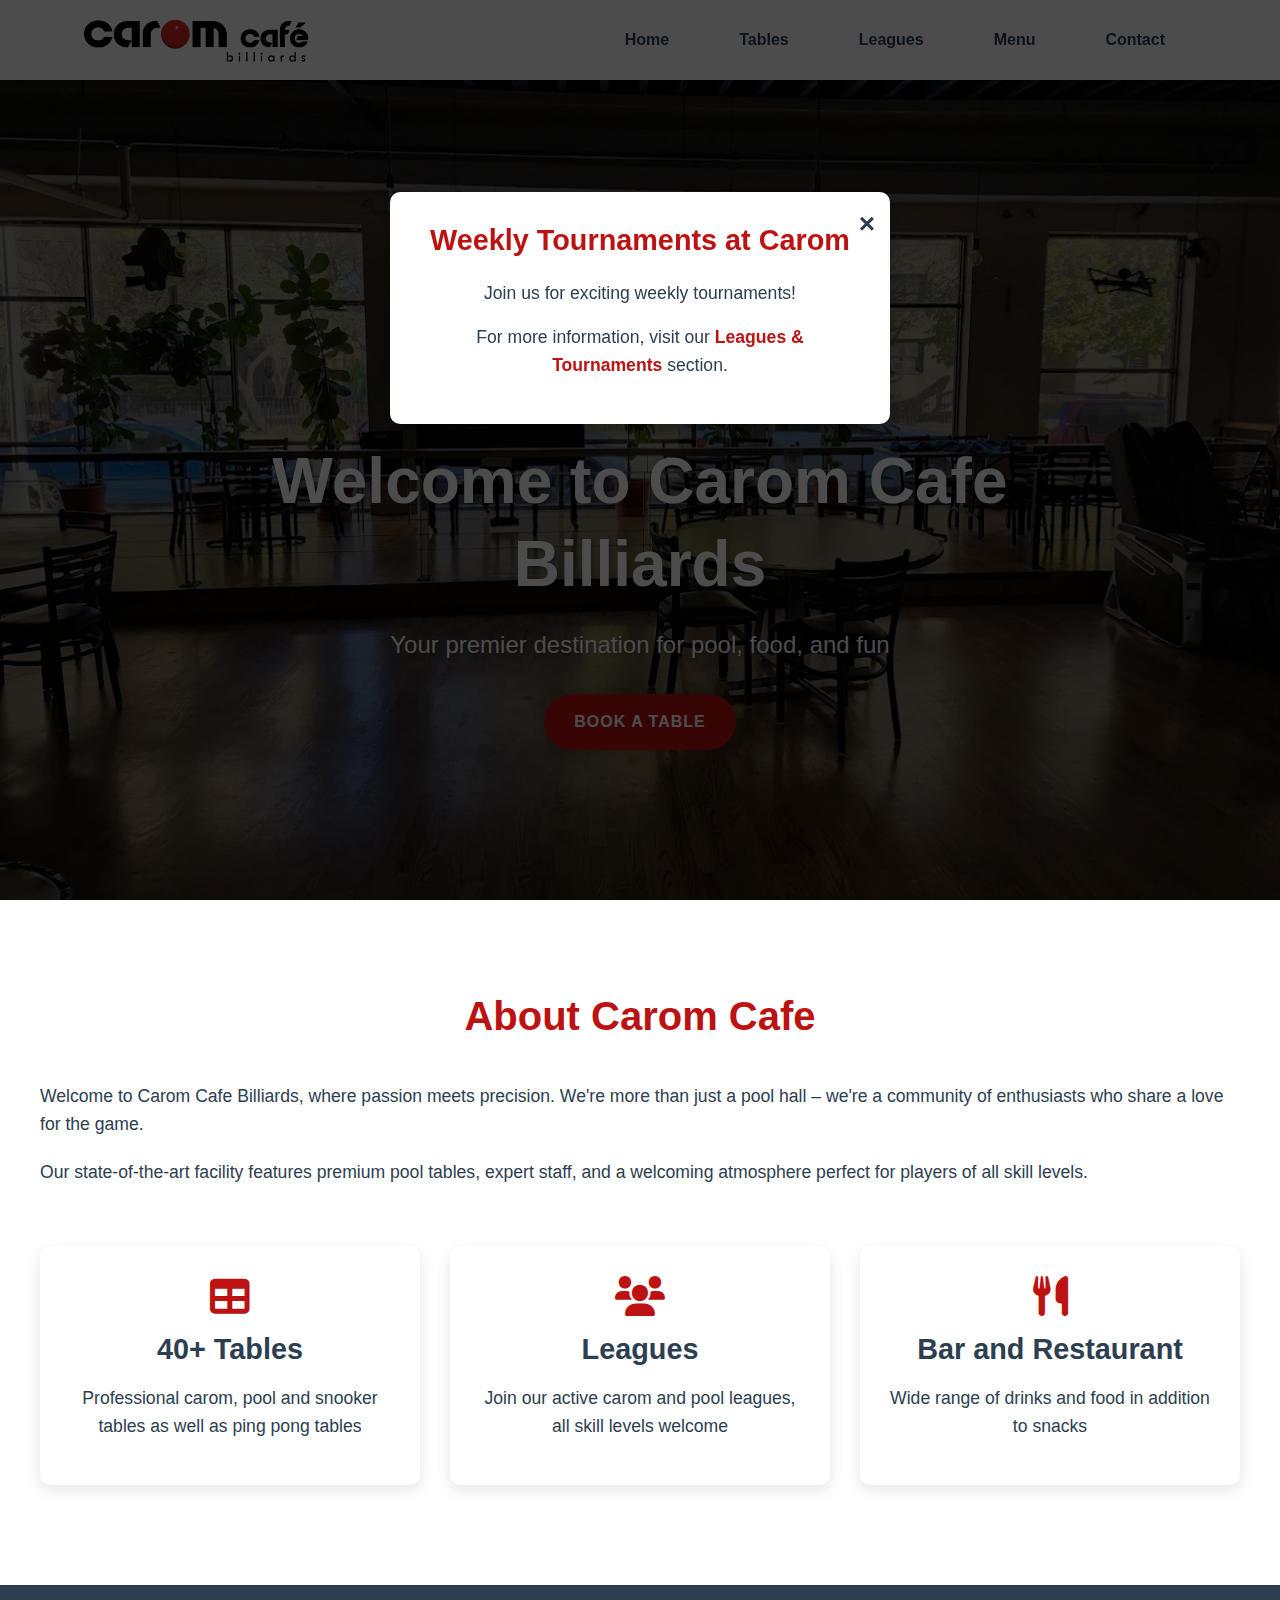
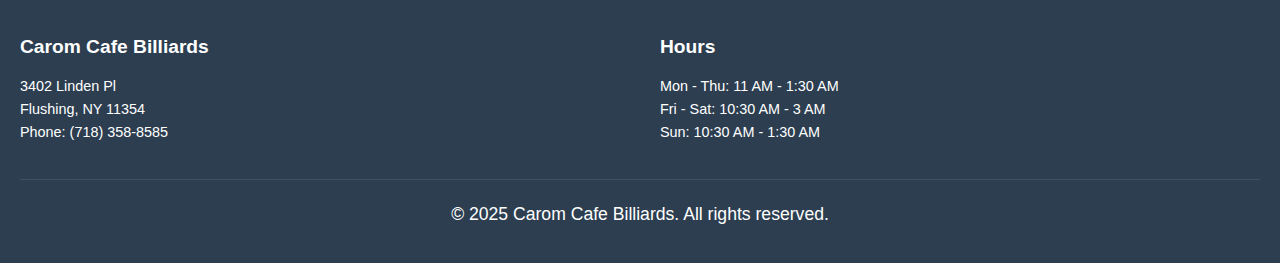
<file: index.html>
<!DOCTYPE html>
<html lang="en">
  <head>
    <meta charset="UTF-8" />
    <meta name="viewport" content="width=device-width, initial-scale=1.0" />
    <title>Carom Cafe Billiards - Home</title>
    <link rel="stylesheet" href="styles.css" />
    <link
      rel="stylesheet"
      href="https://cdnjs.cloudflare.com/ajax/libs/font-awesome/6.0.0/css/all.min.css"
    />
  </head>
  <body>
    <header>
      <div class="header-container">
        <a href="index.html" class="logo">
          <img src="CaromCafe_Logo_ns.png" alt="Carom Cafe Billiards Logo" />
        </a>
        <nav id="navbar">
          <ul>
            <li><a href="index.html" class="active">Home</a></li>
            <li><a href="tables.html">Tables</a></li>
            <li><a href="leagues.html">Leagues</a></li>
            <li><a href="menu.html">Menu</a></li>
            <li><a href="contact.html">Contact</a></li>
          </ul>
        </nav>
        <div class="mobile-nav-toggle">
          <i class="fas fa-bars"></i>
        </div>
      </div>
    </header>

    <div id="tournament-popup" class="popup">
      <div class="popup-content">
        <span class="close-popup">&times;</span>
        <h3>Weekly Tournaments at Carom</h3>
        <p>Join us for exciting weekly tournaments!</p>
        <p>
          For more information, visit our
          <a href="leagues.html">Leagues & Tournaments</a> section.
        </p>
      </div>
    </div>

    <section id="home" class="hero">
      <div class="hero-content">
        <h1>Welcome to Carom Cafe Billiards</h1>
        <p>Your premier destination for pool, food, and fun</p>
        <a href="tables.html" class="btn-primary">Book a Table</a>
      </div>
    </section>

    <section class="about">
      <div class="about-content">
        <div class="about-text">
          <h2>About Carom Cafe</h2>
          <p>
            Welcome to Carom Cafe Billiards, where passion meets precision.
            We're more than just a pool hall – we're a community of enthusiasts
            who share a love for the game.
          </p>
          <p>
            Our state-of-the-art facility features premium pool tables, expert
            staff, and a welcoming atmosphere perfect for players of all skill
            levels.
          </p>
        </div>
        <div class="about-stats">
          <a href="tables.html" class="stat-item-link">
            <div class="stat-item">
              <i class="fas fa-table"></i>
              <h3>40+ Tables</h3>
              <p>
                Professional carom, pool and snooker tables as well as ping pong
                tables
              </p>
            </div>
          </a>
          <a href="leagues.html" class="stat-item-link">
            <div class="stat-item">
              <i class="fas fa-users"></i>
              <h3>Leagues</h3>
              <p>
                Join our active carom and pool leagues, all skill levels welcome
              </p>
            </div>
          </a>
          <a href="menu.html" class="stat-item-link">
            <div class="stat-item">
              <i class="fas fa-utensils"></i>
              <h3>Bar and Restaurant</h3>
              <p>Wide range of drinks and food in addition to snacks</p>
            </div>
          </a>
        </div>
      </div>
    </section>

    <footer>
      <div class="container">
        <div class="footer-content">
          <div class="footer-logo">
            <h3>Carom Cafe Billiards</h3>
            <p>
              3402 Linden Pl<br />Flushing, NY 11354<br />Phone: (718) 358-8585
            </p>
          </div>
          <div class="footer-hours">
            <h3>Hours</h3>
            <p>
              Mon - Thu: 11 AM - 1:30 AM<br />Fri - Sat: 10:30 AM - 3 AM<br />Sun:
              10:30 AM - 1:30 AM
            </p>
          </div>
        </div>
        <div class="footer-bottom">
          <p>&copy; 2025 Carom Cafe Billiards. All rights reserved.</p>
        </div>
      </div>
    </footer>

    <script src="script.js"></script>
  </body>
</html>
</file>
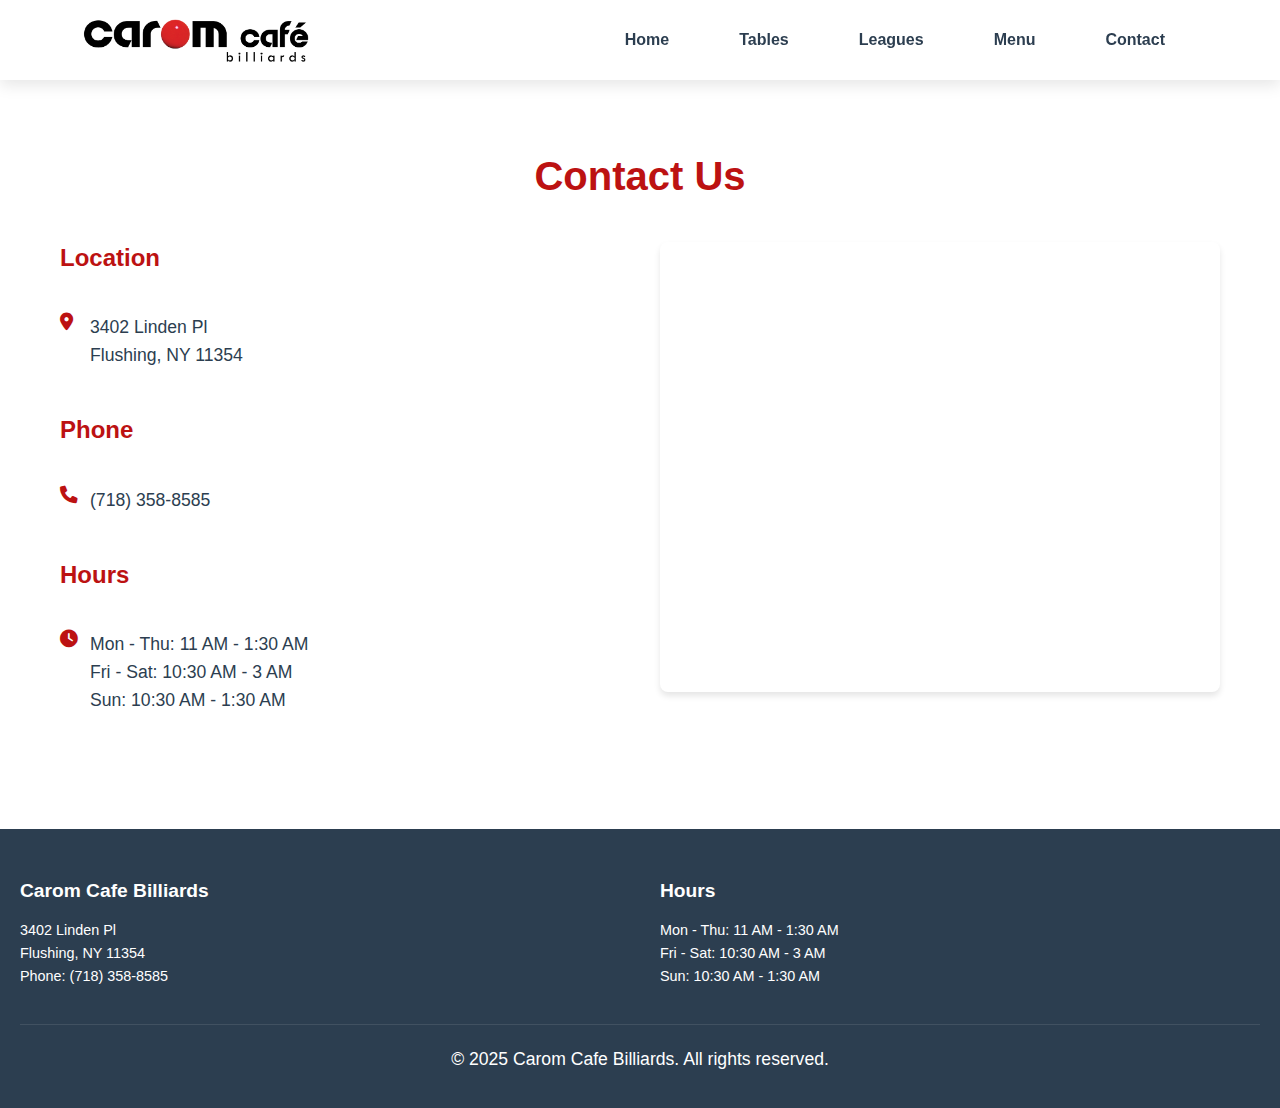
<file: contact.html>
<!DOCTYPE html>
<html lang="en">
  <head>
    <meta charset="UTF-8" />
    <meta name="viewport" content="width=device-width, initial-scale=1.0" />
    <title>Carom Cafe Billiards - Contact</title>
    <link rel="stylesheet" href="styles.css" />
    <link
      rel="stylesheet"
      href="https://cdnjs.cloudflare.com/ajax/libs/font-awesome/6.0.0/css/all.min.css"
    />
  </head>
  <body>
    <header>
      <div class="header-container">
        <a href="index.html" class="logo">
          <img src="CaromCafe_Logo_ns.png" alt="Carom Cafe Billiards Logo" />
        </a>
        <nav id="navbar">
          <ul>
            <li><a href="index.html">Home</a></li>
            <li><a href="tables.html">Tables</a></li>
            <li><a href="leagues.html">Leagues</a></li>
            <li><a href="menu.html">Menu</a></li>
            <li><a href="contact.html" class="active">Contact</a></li>
          </ul>
        </nav>
        <div class="mobile-nav-toggle">
          <i class="fas fa-bars"></i>
        </div>
      </div>
    </header>

    <section id="contact" class="contact">
      <div class="contact-content">
        <h2>Contact Us</h2>
        <div class="contact-info">
          <div class="contact-details">
            <h3>Location</h3>
            <p>
              <i class="fas fa-map-marker-alt"></i>
              3402 Linden Pl<br />
              Flushing, NY 11354
            </p>
            <h3>Phone</h3>
            <p>
              <i class="fas fa-phone"></i>
              (718) 358-8585
            </p>
            <h3>Hours</h3>
            <p>
              <i class="fas fa-clock"></i>
              Mon - Thu: 11 AM - 1:30 AM<br />
              Fri - Sat: 10:30 AM - 3 AM<br />
              Sun: 10:30 AM - 1:30 AM
            </p>
          </div>
          <div class="contact-map">
            <iframe
              src="https://www.google.com/maps/embed?pb=!1m18!1m12!1m3!1d3022.2150199999997!2d-73.8275!3d40.7583!2m3!1f0!2f0!3f0!3m2!1i1024!2i768!4f13.1!3m3!1m2!1s0x89c2600b0b0b0b0b%3A0x0b0b0b0b0b0b0b0b!2sCarom%20Cafe%20Billiards!5e0!3m2!1sen!2sus!4v1234567890!5m2!1sen!2sus"
              width="100%"
              height="450"
              style="border: 0"
              allowfullscreen=""
              loading="lazy"
            ></iframe>
          </div>
        </div>
      </div>
    </section>

    <footer>
      <div class="container">
        <div class="footer-content">
          <div class="footer-logo">
            <h3>Carom Cafe Billiards</h3>
            <p>
              3402 Linden Pl<br />Flushing, NY 11354<br />Phone: (718) 358-8585
            </p>
          </div>
          <div class="footer-hours">
            <h3>Hours</h3>
            <p>
              Mon - Thu: 11 AM - 1:30 AM<br />Fri - Sat: 10:30 AM - 3 AM<br />Sun:
              10:30 AM - 1:30 AM
            </p>
          </div>
        </div>
        <div class="footer-bottom">
          <p>&copy; 2025 Carom Cafe Billiards. All rights reserved.</p>
        </div>
      </div>
    </footer>

    <script src="script.js"></script>
  </body>
</html>
</file>
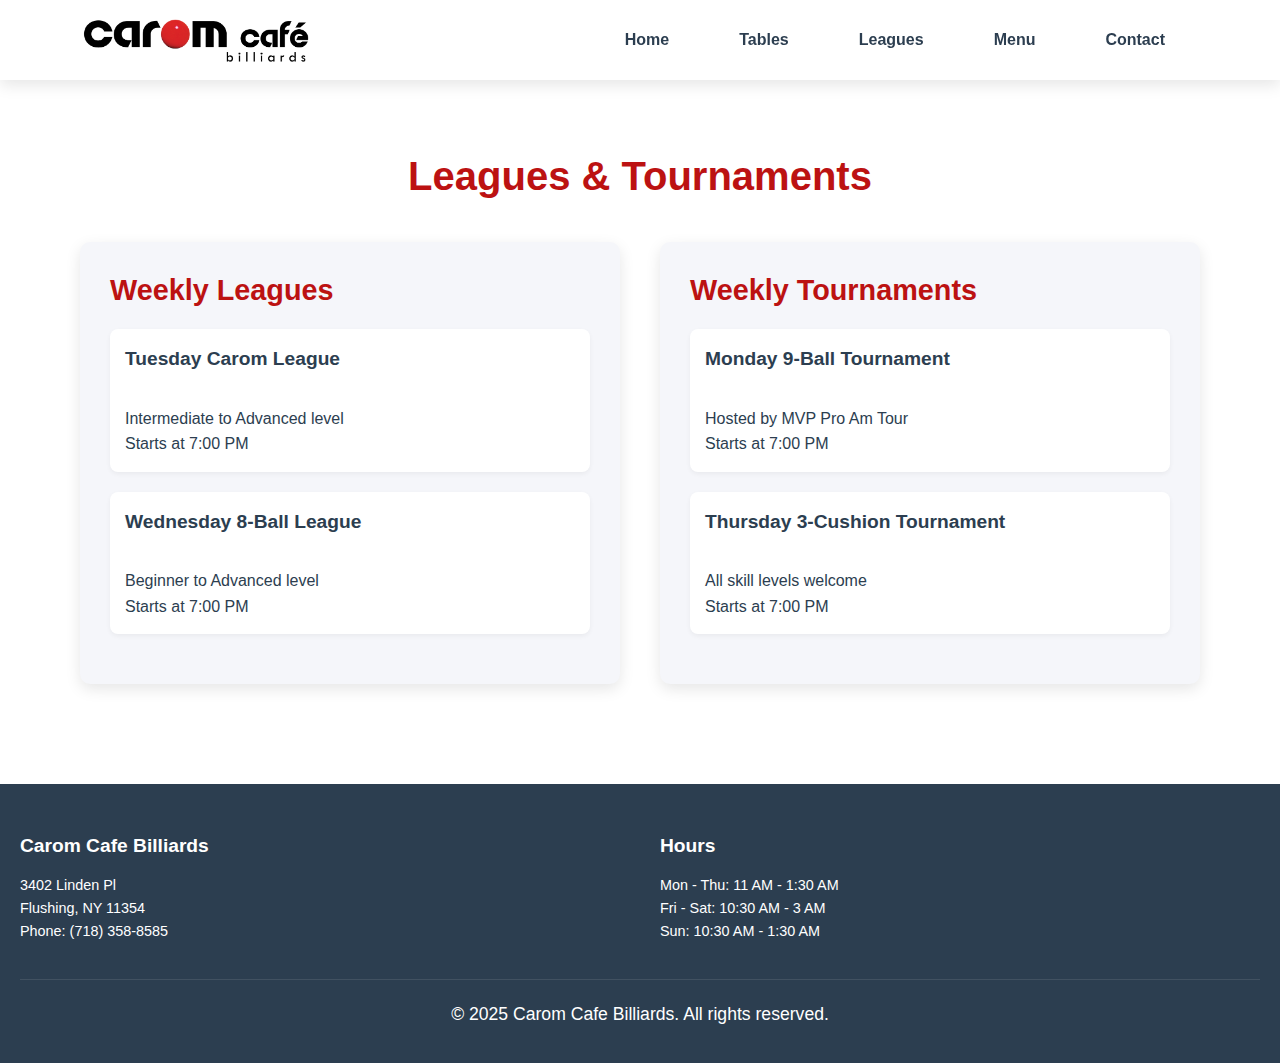
<file: leagues.html>
<!DOCTYPE html>
<html lang="en">
  <head>
    <meta charset="UTF-8" />
    <meta name="viewport" content="width=device-width, initial-scale=1.0" />
    <title>Carom Cafe Billiards - Leagues</title>
    <link rel="stylesheet" href="styles.css" />
    <link
      rel="stylesheet"
      href="https://cdnjs.cloudflare.com/ajax/libs/font-awesome/6.0.0/css/all.min.css"
    />
  </head>
  <body>
    <header>
      <div class="header-container">
        <a href="index.html" class="logo">
          <img src="CaromCafe_Logo_ns.png" alt="Carom Cafe Billiards Logo" />
        </a>
        <nav id="navbar">
          <ul>
            <li><a href="index.html">Home</a></li>
            <li><a href="tables.html">Tables</a></li>
            <li><a href="leagues.html" class="active">Leagues</a></li>
            <li><a href="menu.html">Menu</a></li>
            <li><a href="contact.html">Contact</a></li>
          </ul>
        </nav>
        <div class="mobile-nav-toggle">
          <i class="fas fa-bars"></i>
        </div>
      </div>
    </header>

    <section class="leagues">
      <h2>Leagues & Tournaments</h2>
      <div class="leagues-content">
        <div class="league-info">
          <h3>Weekly Leagues</h3>
          <ul>
            <li>
              <strong>Tuesday Carom League</strong><br />
              Intermediate to Advanced level<br />
              Starts at 7:00 PM
            </li>
            <li>
              <strong>Wednesday 8-Ball League</strong><br />
              Beginner to Advanced level<br />
              Starts at 7:00 PM
            </li>
          </ul>
        </div>
        <div class="league-info">
          <h3>Weekly Tournaments</h3>
          <ul>
            <li>
              <strong>Monday 9-Ball Tournament</strong><br />
              Hosted by MVP Pro Am Tour<br />
              Starts at 7:00 PM
            </li>
            <li>
              <strong>Thursday 3-Cushion Tournament</strong><br />
              All skill levels welcome<br />
              Starts at 7:00 PM
            </li>
          </ul>
        </div>
      </div>
    </section>

    <footer>
      <div class="container">
        <div class="footer-content">
          <div class="footer-logo">
            <h3>Carom Cafe Billiards</h3>
            <p>
              3402 Linden Pl<br />Flushing, NY 11354<br />Phone: (718) 358-8585
            </p>
          </div>
          <div class="footer-hours">
            <h3>Hours</h3>
            <p>
              Mon - Thu: 11 AM - 1:30 AM<br />Fri - Sat: 10:30 AM - 3 AM<br />Sun:
              10:30 AM - 1:30 AM
            </p>
          </div>
        </div>
        <div class="footer-bottom">
          <p>&copy; 2025 Carom Cafe Billiards. All rights reserved.</p>
        </div>
      </div>
    </footer>

    <script src="script.js"></script>
  </body>
</html>
</file>
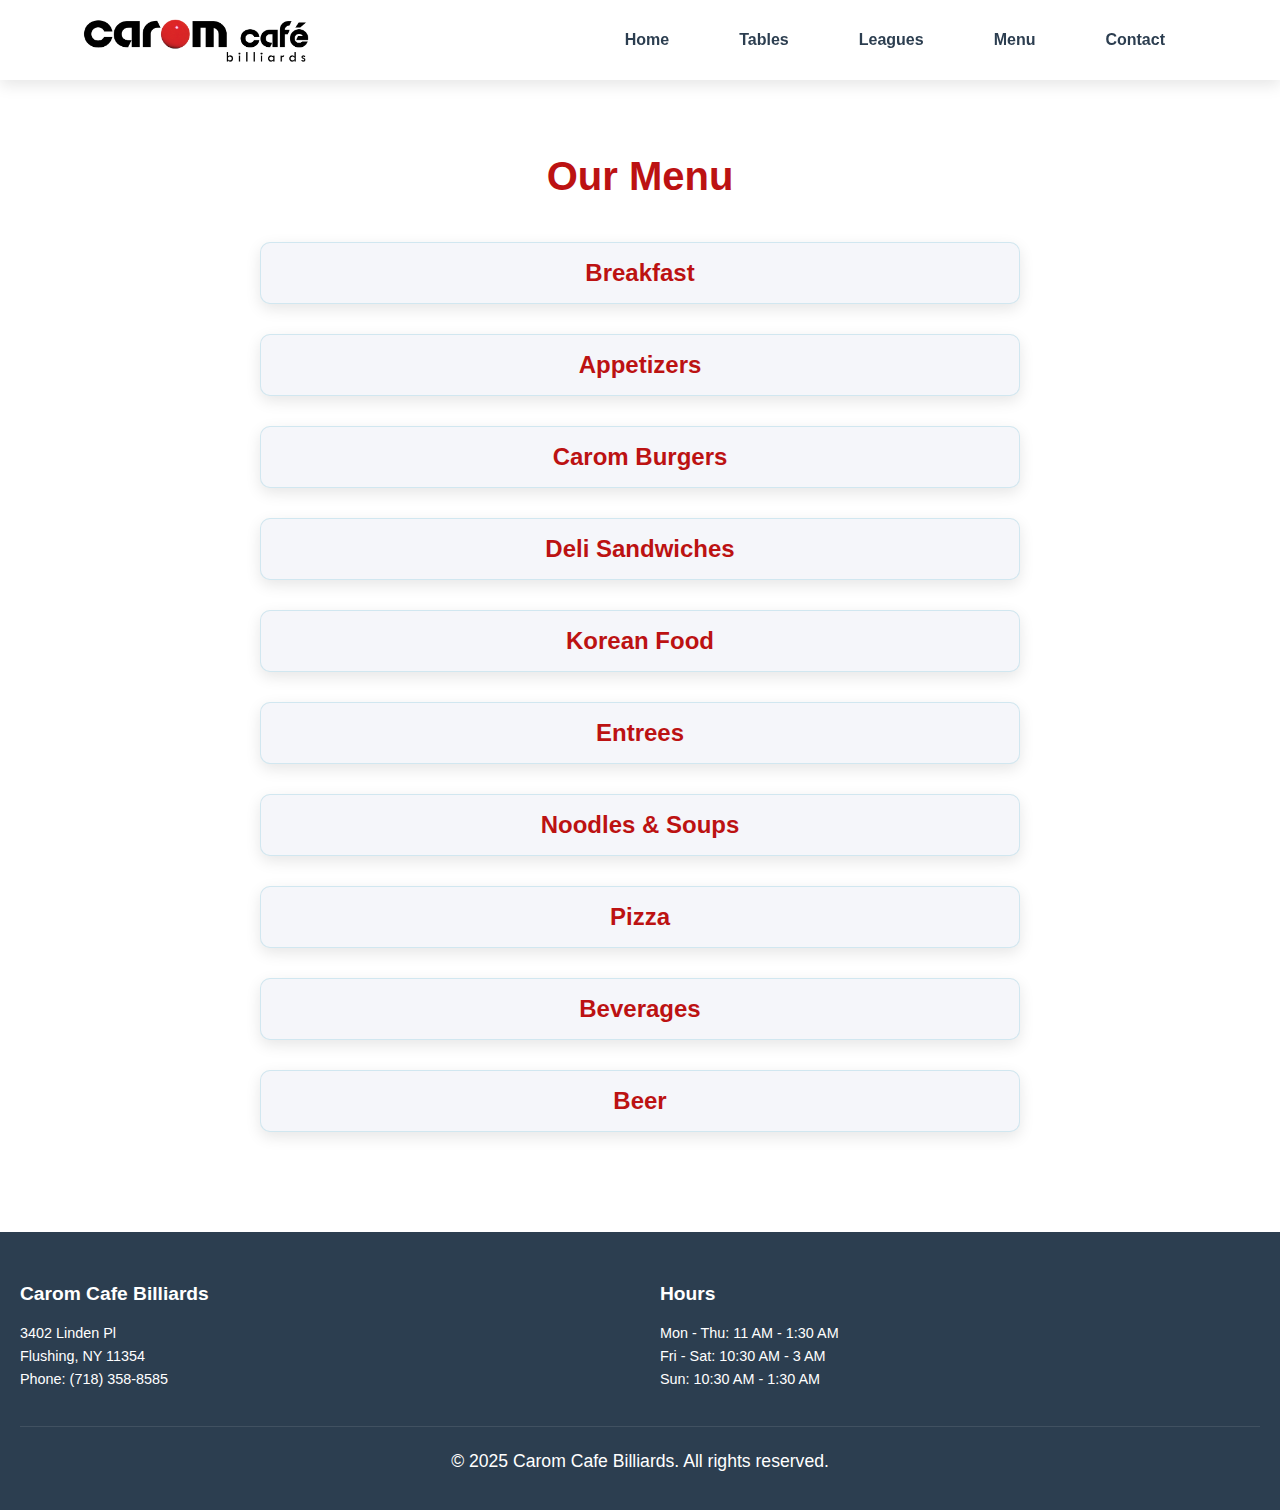
<file: menu.html>
<!DOCTYPE html>
<html lang="en">
  <head>
    <meta charset="UTF-8" />
    <meta name="viewport" content="width=device-width, initial-scale=1.0" />
    <title>Carom Cafe Billiards - Menu</title>
    <link rel="stylesheet" href="styles.css" />
    <link
      rel="stylesheet"
      href="https://cdnjs.cloudflare.com/ajax/libs/font-awesome/6.0.0/css/all.min.css"
    />
  </head>
  <body>
    <header>
      <div class="header-container">
        <a href="index.html" class="logo">
          <img src="CaromCafe_Logo_ns.png" alt="Carom Cafe Billiards Logo" />
        </a>
        <nav id="navbar">
          <ul>
            <li><a href="index.html">Home</a></li>
            <li><a href="tables.html">Tables</a></li>
            <li><a href="leagues.html">Leagues</a></li>
            <li><a href="menu.html" class="active">Menu</a></li>
            <li><a href="contact.html">Contact</a></li>
          </ul>
        </nav>
        <div class="mobile-nav-toggle">
          <i class="fas fa-bars"></i>
        </div>
      </div>
    </header>

    <section class="menu" id="menu">
      <div class="container">
        <h2>Our Menu</h2>

        <div class="menu-grid">
          <div class="menu-section-card" data-section="breakfast">
            <div class="menu-section-header">
              <h3>Breakfast</h3>
            </div>
            <div class="menu-section-content">
              <p class="section-note">Served All Day</p>
              <div class="menu-items">
                <!-- Content will be loaded dynamically -->
              </div>
            </div>
          </div>

          <div class="menu-section-card" data-section="appetizers">
            <div class="menu-section-header">
              <h3>Appetizers</h3>
            </div>
            <div class="menu-section-content">
              <p class="section-note">
                Choice of Honey Mustard, Ketchup, Hot Sauce
              </p>
              <div class="menu-items">
                <!-- Content will be loaded dynamically -->
              </div>
            </div>
          </div>

          <div class="menu-section-card" data-section="burgers">
            <div class="menu-section-header">
              <h3>Carom Burgers</h3>
            </div>
            <div class="menu-section-content">
              <p class="section-note">Made from 100% USDA Ground Beef</p>
              <div class="menu-items">
                <!-- Content will be loaded dynamically -->
              </div>
            </div>
          </div>

          <div class="menu-section-card" data-section="sandwiches">
            <div class="menu-section-header">
              <h3>Deli Sandwiches</h3>
            </div>
            <div class="menu-section-content">
              <p class="section-note">Hero additional $1</p>
              <div class="menu-items">
                <!-- Content will be loaded dynamically -->
              </div>
            </div>
          </div>

          <div class="menu-section-card" data-section="korean">
            <div class="menu-section-header">
              <h3>Korean Food</h3>
            </div>
            <div class="menu-section-content">
              <div class="menu-items">
                <!-- Content will be loaded dynamically -->
              </div>
            </div>
          </div>

          <div class="menu-section-card" data-section="entrees">
            <div class="menu-section-header">
              <h3>Entrees</h3>
            </div>
            <div class="menu-section-content">
              <div class="menu-items">
                <!-- Content will be loaded dynamically -->
              </div>
            </div>
          </div>

          <div class="menu-section-card" data-section="noodles">
            <div class="menu-section-header">
              <h3>Noodles & Soups</h3>
            </div>
            <div class="menu-section-content">
              <div class="menu-items">
                <!-- Content will be loaded dynamically -->
              </div>
            </div>
          </div>

          <div class="menu-section-card" data-section="pizza">
            <div class="menu-section-header">
              <h3>Pizza</h3>
            </div>
            <div class="menu-section-content">
              <p class="section-note">
                ADD TOPPINGS FOR $1 EACH<br />Extra Cheese, Onions, Ham, Bacon,
                Jalapeños, Sausage
              </p>
              <div class="menu-items">
                <!-- Content will be loaded dynamically -->
              </div>
            </div>
          </div>

          <div class="menu-section-card" data-section="beverages">
            <div class="menu-section-header">
              <h3>Beverages</h3>
            </div>
            <div class="menu-section-content">
              <div class="menu-items">
                <!-- Content will be loaded dynamically -->
              </div>
            </div>
          </div>

          <div class="menu-section-card" data-section="beer">
            <div class="menu-section-header">
              <h3>Beer</h3>
            </div>
            <div class="menu-section-content">
              <div class="menu-items">
                <!-- Content will be loaded dynamically -->
              </div>
            </div>
          </div>
        </div>
      </div>

      <!-- Menu Modals -->
      <div id="menuModal" class="menu-modal">
        <div class="menu-modal-content">
          <div class="modal-header">
            <button class="modal-nav prev">&larr;</button>
            <h3 id="modalTitle"></h3>
            <button class="modal-nav next">&rarr;</button>
          </div>
          <div id="modalContent" class="menu-items">
            <!-- Content will be loaded dynamically -->
          </div>
        </div>
      </div>
    </section>

    <footer>
      <div class="container">
        <div class="footer-content">
          <div class="footer-logo">
            <h3>Carom Cafe Billiards</h3>
            <p>
              3402 Linden Pl<br />Flushing, NY 11354<br />Phone: (718) 358-8585
            </p>
          </div>
          <div class="footer-hours">
            <h3>Hours</h3>
            <p>
              Mon - Thu: 11 AM - 1:30 AM<br />Fri - Sat: 10:30 AM - 3 AM<br />Sun:
              10:30 AM - 1:30 AM
            </p>
          </div>
        </div>
        <div class="footer-bottom">
          <p>&copy; 2025 Carom Cafe Billiards. All rights reserved.</p>
        </div>
      </div>
    </footer>

    <script src="script.js"></script>
  </body>
</html>
</file>
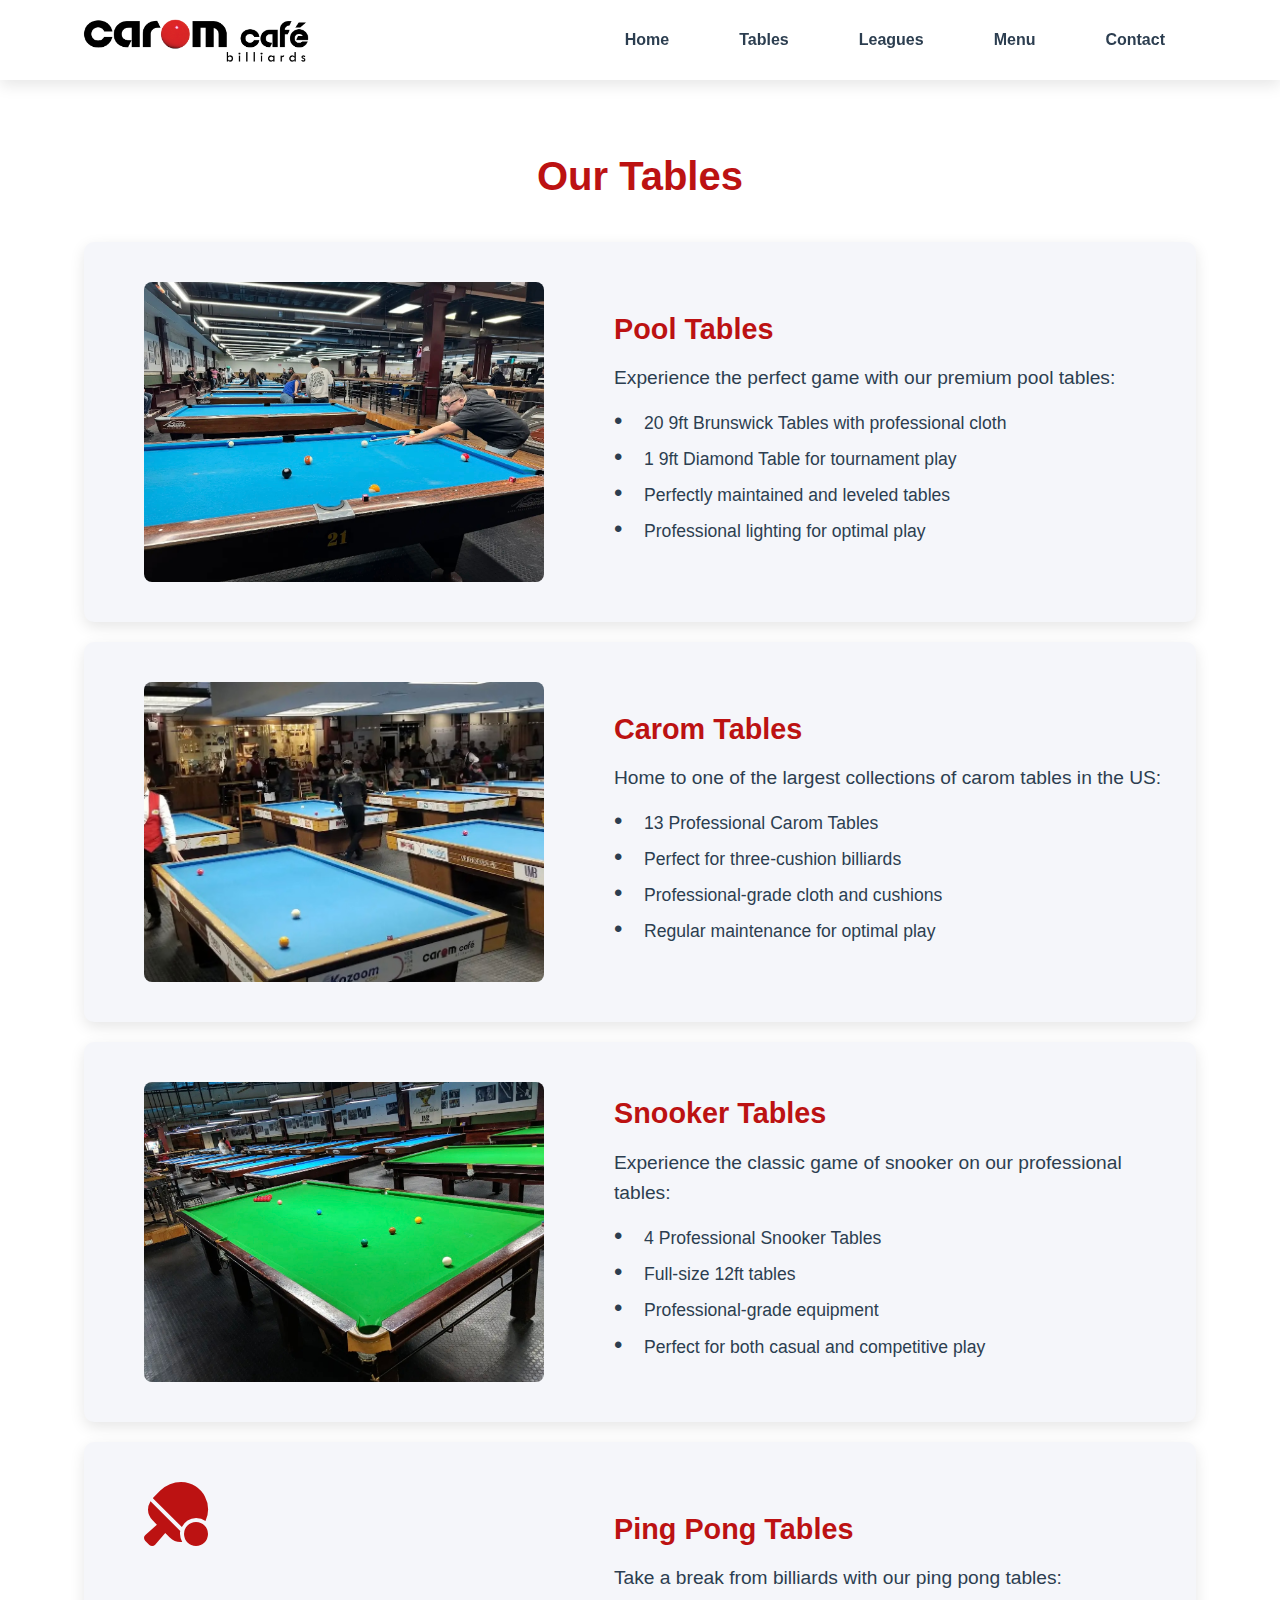
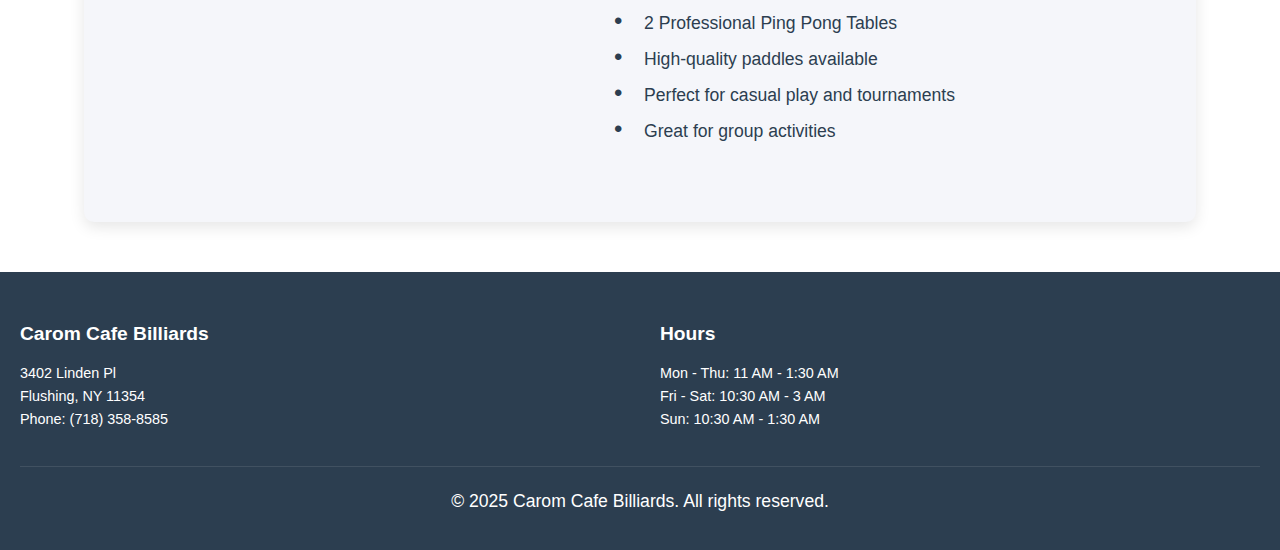
<file: tables.html>
<!DOCTYPE html>
<html lang="en">
  <head>
    <meta charset="UTF-8" />
    <meta name="viewport" content="width=device-width, initial-scale=1.0" />
    <title>Carom Cafe Billiards - Tables</title>
    <link rel="stylesheet" href="styles.css" />
    <link
      rel="stylesheet"
      href="https://cdnjs.cloudflare.com/ajax/libs/font-awesome/6.0.0/css/all.min.css"
    />
  </head>
  <body>
    <header>
      <div class="header-container">
        <a href="index.html" class="logo">
          <img src="CaromCafe_Logo_ns.png" alt="Carom Cafe Billiards Logo" />
        </a>
        <nav id="navbar">
          <ul>
            <li><a href="index.html">Home</a></li>
            <li><a href="tables.html" class="active">Tables</a></li>
            <li><a href="leagues.html">Leagues</a></li>
            <li><a href="menu.html">Menu</a></li>
            <li><a href="contact.html">Contact</a></li>
          </ul>
        </nav>
        <div class="mobile-nav-toggle">
          <i class="fas fa-bars"></i>
        </div>
      </div>
    </header>

    <section class="tables">
      <h2>Our Tables</h2>
      <div class="container">
        <div class="table-section">
          <div class="table-content">
            <div class="table-image">
              <img src="gpool.jpg" alt="Brunswick Pool Tables" />
            </div>
            <div class="table-text">
              <h3>Pool Tables</h3>
              <p>Experience the perfect game with our premium pool tables:</p>
              <ul>
                <li>20 9ft Brunswick Tables with professional cloth</li>
                <li>1 9ft Diamond Table for tournament play</li>
                <li>Perfectly maintained and leveled tables</li>
                <li>Professional lighting for optimal play</li>
              </ul>
            </div>
          </div>
        </div>

        <div class="table-section">
          <div class="table-content">
            <div class="table-image">
              <img src="gallery_photos/gcarom.jpg" alt="Carom Tables" />
            </div>
            <div class="table-text">
              <h3>Carom Tables</h3>
              <p>
                Home to one of the largest collections of carom tables in the
                US:
              </p>
              <ul>
                <li>13 Professional Carom Tables</li>
                <li>Perfect for three-cushion billiards</li>
                <li>Professional-grade cloth and cushions</li>
                <li>Regular maintenance for optimal play</li>
              </ul>
            </div>
          </div>
        </div>

        <div class="table-section">
          <div class="table-content">
            <div class="table-image">
              <img src="gallery_photos/gsnooker.jpg" alt="Snooker Tables" />
            </div>
            <div class="table-text">
              <h3>Snooker Tables</h3>
              <p>
                Experience the classic game of snooker on our professional
                tables:
              </p>
              <ul>
                <li>4 Professional Snooker Tables</li>
                <li>Full-size 12ft tables</li>
                <li>Professional-grade equipment</li>
                <li>Perfect for both casual and competitive play</li>
              </ul>
            </div>
          </div>
        </div>

        <div class="table-section">
          <div class="table-content">
            <div class="table-image">
              <i class="fas fa-table-tennis"></i>
            </div>
            <div class="table-text">
              <h3>Ping Pong Tables</h3>
              <p>Take a break from billiards with our ping pong tables:</p>
              <ul>
                <li>2 Professional Ping Pong Tables</li>
                <li>High-quality paddles available</li>
                <li>Perfect for casual play and tournaments</li>
                <li>Great for group activities</li>
              </ul>
            </div>
          </div>
        </div>
      </div>
    </section>

    <footer>
      <div class="container">
        <div class="footer-content">
          <div class="footer-logo">
            <h3>Carom Cafe Billiards</h3>
            <p>
              3402 Linden Pl<br />Flushing, NY 11354<br />Phone: (718) 358-8585
            </p>
          </div>
          <div class="footer-hours">
            <h3>Hours</h3>
            <p>
              Mon - Thu: 11 AM - 1:30 AM<br />Fri - Sat: 10:30 AM - 3 AM<br />Sun:
              10:30 AM - 1:30 AM
            </p>
          </div>
        </div>
        <div class="footer-bottom">
          <p>&copy; 2025 Carom Cafe Billiards. All rights reserved.</p>
        </div>
      </div>
    </footer>

    <script src="script.js"></script>
  </body>
</html>
</file>
<file: styles.css>
/* Global Styles */
:root {
  --primary-color: #bc1212;
  --secondary-color: #2ecc71;
  --accent-color: #f1c40f;
  --dark-color: #2c3e50;
  --light-color: #ffffff;
  --gray-color: #f5f6fa;
  --text-color: #2c3e50;
  --box-shadow: 0 5px 15px rgba(0, 0, 0, 0.1);
  --transition: all 0.3s ease;
}

* {
  margin: 0;
  padding: 0;
  box-sizing: border-box;
}

body {
  font-family: "Poppins", sans-serif;
  line-height: 1.6;
  color: var(--text-color);
  background-color: var(--light-color);
}

.container {
  max-width: 1400px;
  margin: 0 auto;
  padding: 0 20px;
}

/* Typography */
h1,
h2,
h3,
h4 {
  margin-bottom: 15px;
  line-height: 1.3;
  font-weight: 700;
}

h1 {
  font-size: 3.5rem;
  color: var(--light-color);
}

h2 {
  font-size: 2.5rem;
  color: var(--primary-color);
  text-align: center;
  margin-bottom: 40px;
}

h3 {
  font-size: 1.8rem;
  color: var(--dark-color);
}

p {
  margin-bottom: 15px;
  font-size: 1.1rem;
}

/* Buttons */
.btn-primary,
.btn-secondary {
  display: inline-block;
  padding: 15px 30px;
  border: none;
  border-radius: 50px;
  cursor: pointer;
  font-weight: 600;
  text-transform: uppercase;
  letter-spacing: 1px;
  transition: var(--transition);
  font-size: 1rem;
}

.btn-primary {
  background-color: var(--primary-color);
  color: var(--light-color);
}

.btn-primary:hover {
  background-color: #ff3333;
  transform: translateY(-2px);
}

.btn-secondary {
  background-color: var(--secondary-color);
  color: var(--light-color);
}

.btn-secondary:hover {
  background-color: #27ae60;
  transform: translateY(-2px);
}

/* Header and Navigation */
header {
  background-color: var(--light-color);
  position: fixed;
  top: 0;
  width: 100%;
  z-index: 1000;
  box-shadow: var(--box-shadow);
}

.header-container {
  display: flex;
  justify-content: space-between;
  align-items: center;
  padding: 15px 40px;
  max-width: 1200px;
  margin: 0 auto;
}

.logo {
  display: flex;
  align-items: center;
}

.logo img {
  height: 50px;
  width: auto;
  transition: var(--transition);
}

.logo:hover img {
  transform: scale(1.05);
}

#navbar ul {
  display: flex;
  list-style: none;
  margin: 0;
  padding: 0;
}

#navbar li {
  margin: 0 20px;
}

#navbar ul li a,
#navbar ul li a:link,
#navbar ul li a:visited,
#navbar ul li a:hover,
#navbar ul li a:active {
  color: var(--text-color);
  text-decoration: none !important;
  font-weight: 600;
  padding: 8px 15px;
  border-radius: 25px;
  transition: var(--transition);
}

#navbar ul li a.active,
#navbar ul li a:hover {
  background-color: var(--primary-color);
  color: var(--light-color);
}

.mobile-nav-toggle {
  display: none;
  color: var(--text-color);
  font-size: 1.5rem;
  cursor: pointer;
}

/* Hero Section */
.hero {
  height: 100vh;
  background: url("gallery_photos/gmainarea.jpg") no-repeat center center;
  background-size: cover;
  position: relative;
  display: flex;
  align-items: flex-end;
  justify-content: center;
  text-align: center;
  color: var(--light-color);
  padding: 0 20px 100px;
  margin-bottom: -10px;
}

.hero::before {
  content: "";
  position: absolute;
  top: 0;
  left: 0;
  right: 0;
  bottom: 0;
  background: rgba(0, 0, 0, 0.4);
  z-index: 1;
}

.hero-content {
  position: relative;
  z-index: 2;
  max-width: 800px;
  padding-bottom: 50px;
}

.hero-content h1 {
  color: var(--light-color);
  margin-bottom: 20px;
  font-size: 4rem;
  text-shadow: 2px 2px 4px rgba(0, 0, 0, 0.3);
}

.hero-content p {
  color: var(--light-color);
  font-size: 1.5rem;
  margin-bottom: 30px;
  text-shadow: 1px 1px 2px rgba(0, 0, 0, 0.3);
}

/* About Section */
.about {
  padding: 100px 40px;
  background-color: white;
}

.about-content {
  max-width: 1200px;
  margin: 0 auto;
  display: flex;
  flex-direction: column;
  gap: 40px;
}

.about-text p {
  margin-bottom: 20px;
}

.about-stats {
  display: grid;
  grid-template-columns: repeat(3, 1fr);
  gap: 30px;
}

.stat-item {
  text-align: center;
  padding: 30px;
  background-color: var(--light-color);
  border-radius: 10px;
  box-shadow: var(--box-shadow);
  transition: var(--transition);
}

.stat-item:hover {
  transform: translateY(-10px);
}

.stat-item i {
  font-size: 2.5rem;
  color: var(--primary-color);
  margin-bottom: 15px;
}

.stat-item-link {
  text-decoration: none;
  color: inherit;
  display: block;
  transition: var(--transition);
}

.stat-item-link:hover .stat-item {
  transform: translateY(-5px);
  box-shadow: 0 5px 15px rgba(0, 0, 0, 0.1);
}

/* Tables Section */
.tables {
  padding: 150px 0 50px;
  background-color: white;
}

.tables .container {
  display: grid;
  grid-template-columns: 1fr;
  gap: 20px;
  max-width: 1152px;
  margin: 0 auto;
}

.table-section {
  padding: 20px;
  background-color: var(--gray-color);
  border-radius: 10px;
  box-shadow: var(--box-shadow);
  transition: var(--transition);
}

.table-section:hover {
  transform: translateY(-5px);
  box-shadow: 0 8px 25px rgba(0, 0, 0, 0.15);
}

.table-content {
  display: flex;
  flex-direction: row;
  align-items: center;
  gap: 30px;
}

.table-text {
  flex: 1;
}

.table-image {
  width: 400px;
  height: 300px;
  flex-shrink: 0;
  overflow: hidden;
  border-radius: 8px;
  margin: 20px 40px;
}

.table-text h3 {
  color: var(--primary-color);
  font-size: 1.8rem;
  margin-bottom: 15px;
}

.table-text p {
  font-size: 1.2rem;
  margin-bottom: 15px;
  color: var(--dark-color);
}

.table-text ul {
  list-style: none;
  padding-left: 0;
}

.table-text ul li {
  margin-bottom: 8px;
  padding-left: 30px;
  position: relative;
  color: var(--dark-color);
  font-size: 1.1rem;
}

.table-text ul li:before {
  content: "•";
  color: var(--dark-color);
  position: absolute;
  left: 0;
  font-size: 1.5rem;
  line-height: 1;
}

.table-card {
  text-align: center;
  padding: 20px;
  background-color: var(--light-color);
  border-radius: 10px;
  transition: var(--transition);
  overflow: hidden;
  box-shadow: var(--box-shadow);
}

.table-card:hover {
  transform: translateY(-10px);
  box-shadow: 0 8px 25px rgba(0, 0, 0, 0.15);
}

.table-image img {
  width: 100%;
  height: 100%;
  object-fit: cover;
}

.table-image i {
  font-size: 4rem;
  color: var(--primary-color);
}

.table-card h3 {
  color: var(--primary-color);
  margin-bottom: 10px;
}

.table-card p {
  margin-bottom: 8px;
  color: var(--text-color);
}

/* Tables sections with grey background */
.tables-summary-wrapper,
.pool-tables,
.snooker-tables {
  background-color: var(--gray-color);
  width: 100vw;
  margin-left: -50vw;
  position: relative;
  left: 50%;
}

/* Remove old pool and snooker section styles */
.pool-tables,
.snooker-tables {
  width: 100vw;
  margin-left: -50vw;
  position: relative;
  left: 50%;
}

/* Leagues Section */
.leagues {
  padding: 150px 0 100px;
  background-color: white;
}

.leagues-content {
  max-width: 1200px;
  margin: 0 auto;
  padding: 0 40px;
  display: grid;
  grid-template-columns: repeat(2, 1fr);
  gap: 40px;
}

.league-info {
  background-color: var(--gray-color);
  padding: 30px;
  border-radius: 10px;
  box-shadow: var(--box-shadow);
}

.league-info h3 {
  color: var(--primary-color);
  margin-bottom: 20px;
  font-size: 1.8rem;
}

.league-info ul {
  list-style: none;
  padding: 0;
}

.league-info li {
  margin-bottom: 20px;
  padding: 15px;
  background-color: white;
  border-radius: 8px;
  box-shadow: 0 2px 5px rgba(0, 0, 0, 0.05);
  text-align: left;
}

.league-info li strong {
  color: var(--dark-color);
  font-size: 1.2rem;
  display: block;
  margin-bottom: 5px;
}

.league-info li br {
  margin-bottom: 5px;
}

/* Menu Section */
.menu {
  padding: 150px 0 100px;
}

.menu-grid {
  display: grid;
  grid-template-columns: 1fr;
  gap: 30px;
  padding: 0 20px;
  max-width: 800px;
  margin: 0 auto;
}

.menu-section-card {
  background-color: var(--gray-color);
  padding: 10px;
  border-radius: 10px;
  box-shadow: var(--box-shadow);
  cursor: pointer;
  transition: var(--transition);
  text-align: center;
  display: flex;
  flex-direction: column;
  align-items: center;
  justify-content: center;
  min-height: 60px;
  position: relative;
  overflow: hidden;
  height: auto;
  border: 1px solid rgba(173, 216, 230, 0.5);
}

.menu-section-card:nth-of-type(1),
.menu-section-card:nth-of-type(2),
.menu-section-card:nth-of-type(3),
.menu-section-card:nth-of-type(4),
.menu-section-card:nth-of-type(5),
.menu-section-card:nth-of-type(6),
.menu-section-card:nth-of-type(7),
.menu-section-card:nth-of-type(8),
.menu-section-card:nth-of-type(9),
.menu-section-card:nth-of-type(10) {
  background-color: var(--gray-color);
}

.menu-section-header {
  width: 100%;
  text-align: center;
  margin-bottom: 0;
  display: flex;
  align-items: center;
  justify-content: center;
  min-height: 40px;
}

.menu-section-header h3 {
  color: var(--primary-color);
  margin: 0;
  font-size: 1.5rem;
  line-height: 1.2;
}

.menu-section-content {
  width: 100%;
  max-height: 0;
  overflow: hidden;
  transition: max-height 0.5s ease-out;
  opacity: 0;
  transform: translateY(-20px);
  transition: max-height 0.5s ease-out, opacity 0.3s ease-out,
    transform 0.3s ease-out;
}

.menu-section-card.active .menu-section-content {
  max-height: 2000px;
  opacity: 1;
  transform: translateY(0);
  margin-top: 20px;
}

.menu-section-card:hover {
  transform: translateY(-5px);
  box-shadow: 0 8px 25px rgba(0, 0, 0, 0.15);
}

.section-note {
  text-align: center;
  color: var(--text-color);
  font-style: italic;
  margin: 0 0 20px 0;
  font-size: 0.85rem;
}

.menu-items {
  display: flex;
  flex-direction: column;
  gap: 10px;
  padding: 0 20px;
  width: 100%;
}

.menu-item {
  background: white;
  padding: 10px 15px;
  border-radius: 8px;
  box-shadow: 0 2px 4px rgba(0, 0, 0, 0.1);
  width: 100%;
}

.item-header {
  display: flex;
  justify-content: space-between;
  align-items: baseline;
  width: 100%;
  gap: 20px;
}

.item-header h4 {
  color: var(--dark-color);
  font-size: 1.1rem;
  margin: 0;
  text-align: left;
  flex: 1;
}

.price {
  color: var(--primary-color);
  font-weight: 600;
  white-space: nowrap;
  text-align: right;
}

.menu-item p {
  color: var(--text-color);
  font-size: 0.9rem;
  margin: 5px 0 0;
  line-height: 1.4;
  text-align: left;
}

.menu-modal {
  display: none;
  position: fixed;
  top: 0;
  left: 0;
  width: 100%;
  height: 100%;
  background-color: rgba(0, 0, 0, 0.7);
  z-index: 1000;
  overflow-y: auto;
}

.menu-modal-content {
  background-color: #fff;
  margin: 5% auto;
  padding: 20px;
  width: 80%;
  max-width: 800px;
  position: relative;
  border-radius: 8px;
  box-shadow: 0 4px 8px rgba(0, 0, 0, 0.2);
}

.modal-header {
  display: flex;
  justify-content: space-between;
  align-items: center;
  margin-bottom: 20px;
  padding-bottom: 10px;
  border-bottom: 1px solid #eee;
}

.modal-nav {
  background: none;
  border: none;
  font-size: 24px;
  cursor: pointer;
  color: var(--primary-color);
  padding: 5px 10px;
  transition: color 0.3s;
}

.modal-nav:hover {
  color: var(--secondary-color);
}

.modal-nav.prev {
  margin-right: auto;
}

.modal-nav.next {
  margin-left: auto;
}

.close-menu-modal {
  position: absolute;
  top: 20px;
  right: 25px;
  font-size: 28px;
  font-weight: bold;
  cursor: pointer;
  color: var(--dark-color);
}

.close-menu-modal:hover {
  color: var(--primary-color);
}

.beer-section {
  text-align: left;
  padding: 0 15px;
}

.beer-list {
  text-align: left;
  list-style: none;
  padding: 0;
  margin: 10px 0;
}

.beer-list li {
  margin-bottom: 5px;
}

.draft-beer-grid {
  width: 100%;
  text-align: left;
}

.draft-header,
.draft-item {
  display: grid;
  grid-template-columns: 1fr auto auto;
  gap: 20px;
  padding: 8px 0;
  border-bottom: 1px solid #eee;
}

.draft-header {
  font-weight: bold;
  color: var(--dark-color);
}

.draft-item div:first-child {
  text-align: left;
}

.draft-item div:not(:first-child) {
  text-align: right;
  white-space: nowrap;
}

.happy-hour {
  text-align: center;
  background-color: var(--gray-color);
  padding: 20px;
  border-radius: 8px;
  margin-top: 40px;
}

.happy-hour h4 {
  color: var(--primary-color);
  margin-bottom: 10px;
}

.happy-hour p {
  font-size: 1.2rem;
  margin-bottom: 15px;
}

.happy-hour ul {
  list-style: none;
  padding: 0;
}

.happy-hour li {
  font-size: 1.1rem;
  margin-bottom: 5px;
}

.sandwich-grid {
  grid-template-columns: repeat(auto-fit, minmax(200px, 1fr));
}

/* Contact Section */
.contact {
  padding: 150px 0 100px;
  background-color: white;
}

.contact-content {
  max-width: 1200px;
  margin: 0 auto;
  padding: 0 20px;
}

.contact-info {
  display: grid;
  grid-template-columns: 1fr 1fr;
  gap: 40px;
  margin-top: 40px;
}

.contact-details {
  display: flex;
  flex-direction: column;
  gap: 30px;
}

.contact-details h3 {
  color: var(--primary-color);
  margin-bottom: 10px;
  font-size: 1.5rem;
}

.contact-details p {
  color: var(--dark-color);
  line-height: 1.6;
  padding-left: 30px;
  position: relative;
}

.contact-details i {
  color: var(--primary-color);
  position: absolute;
  left: 0;
  width: 20px;
}

.contact-details p br {
  display: block;
  content: "";
  margin-top: 5px;
}

.contact-details p br + br {
  margin-top: 0;
}

.contact-map {
  width: 100%;
  height: 450px;
  border-radius: 8px;
  overflow: hidden;
  box-shadow: 0 4px 6px rgba(0, 0, 0, 0.1);
}

/* Footer */
footer {
  background-color: var(--dark-color);
  color: var(--light-color);
  padding: 50px 0 20px;
}

.footer-content {
  display: grid;
  grid-template-columns: repeat(auto-fit, minmax(250px, 1fr));
  gap: 40px;
  margin-bottom: 30px;
}

.footer-logo {
  flex: 1;
  text-align: left;
}

.footer-logo p {
  color: white;
  margin: 0;
  line-height: 1.6;
  font-size: 0.9rem;
  margin-bottom: 5px;
}

.footer-hours {
  flex: 1;
  text-align: left;
}

.footer-hours p {
  color: white;
  margin: 0;
  line-height: 1.6;
  font-size: 0.9rem;
}

.footer-links ul,
.footer-hours ul {
  list-style: none;
}

.footer-links a {
  color: var(--light-color);
  transition: var(--transition);
}

.footer-links a:hover {
  color: var(--primary-color);
}

.footer-content h3 {
  color: white;
  margin-bottom: 15px;
  font-size: 1.2rem;
}

.footer-hours h3,
.footer-links h3 {
  margin-bottom: 15px;
  font-size: 1.2rem;
}

.footer-bottom {
  text-align: center;
  padding-top: 20px;
  border-top: 1px solid rgba(255, 255, 255, 0.1);
}

/* Responsive Design */
@media (max-width: 768px) {
  .header-container {
    flex-direction: column;
    padding: 15px 20px;
  }

  #navbar {
    display: none;
    width: 100%;
    margin-top: 20px;
  }

  #navbar.active {
    display: block;
  }

  #navbar ul {
    flex-direction: column;
    text-align: center;
  }

  #navbar li {
    margin: 10px 0;
  }

  .mobile-nav-toggle {
    display: block;
    position: absolute;
    top: 20px;
    right: 20px;
  }

  .hero-content h1 {
    font-size: 2.5rem;
  }

  .about-content,
  .contact-info {
    grid-template-columns: 1fr;
  }

  .about-stats {
    grid-template-columns: 1fr;
  }

  .table-content {
    flex-direction: column;
    padding: 0 20px;
  }

  .table-image {
    width: 100%;
    height: 250px;
    margin: 20px 0;
  }

  .contact-map {
    height: 300px;
  }

  .leagues-content {
    grid-template-columns: 1fr;
    padding: 0 20px;
  }

  .league-info {
    padding: 20px;
  }

  .league-info li {
    padding: 15px;
    margin-bottom: 15px;
    display: block;
  }

  .league-info ul {
    margin: 0;
    padding: 0;
  }

  .menu-grid {
    grid-template-columns: 1fr;
    padding: 0 15px;
  }

  .menu-modal-content {
    margin: 20px;
    padding: 20px;
    width: calc(100% - 40px);
  }

  .tables .container {
    grid-template-columns: 1fr;
  }
}

@media (max-width: 500px) {
  .hero-content h1 {
    font-size: 2rem;
  }

  .hero-content p {
    font-size: 1.2rem;
  }

  h2 {
    font-size: 2rem;
  }

  .btn-primary,
  .btn-secondary {
    padding: 12px 25px;
    font-size: 0.9rem;
  }
}

.tables-summary {
  padding: 20px;
  text-align: center;
  font-size: 1.2rem;
  line-height: 1.6;
  color: var(--text-color);
}

.tables-summary-content {
  max-width: 800px;
  margin: 0 auto;
}

.popup {
  display: none;
  position: fixed;
  top: 0;
  left: 0;
  width: 100%;
  height: 100%;
  background-color: rgba(0, 0, 0, 0.7);
  z-index: 1000;
}

.popup-content {
  background-color: white;
  margin: 15% auto;
  padding: 30px;
  width: 80%;
  max-width: 500px;
  border-radius: 10px;
  position: relative;
  text-align: center;
  box-shadow: 0 5px 15px rgba(0, 0, 0, 0.3);
}

.popup-content h3 {
  color: var(--primary-color);
  margin-bottom: 20px;
  font-size: 1.8rem;
}

.popup-content p {
  margin-bottom: 15px;
  font-size: 1.1rem;
  line-height: 1.6;
}

.popup-content a {
  color: var(--primary-color);
  text-decoration: none;
  font-weight: 600;
}

.popup-content a:hover {
  text-decoration: underline;
}

.close-popup {
  position: absolute;
  top: 10px;
  right: 15px;
  font-size: 28px;
  font-weight: bold;
  cursor: pointer;
  color: var(--dark-color);
}

.close-popup:hover {
  color: var(--primary-color);
}

/* Remove underlines from all links */
a {
  text-decoration: none;
}

.submenu-title {
  color: var(--primary-color);
  font-size: 1.2rem;
  margin: 20px 0 10px;
  text-align: left;
  padding-left: 15px;
}

.submenu-title:first-child {
  margin-top: 0;
}

@media (max-width: 1200px) {
  .tables .container {
    grid-template-columns: 1fr;
  }
}
</file>
